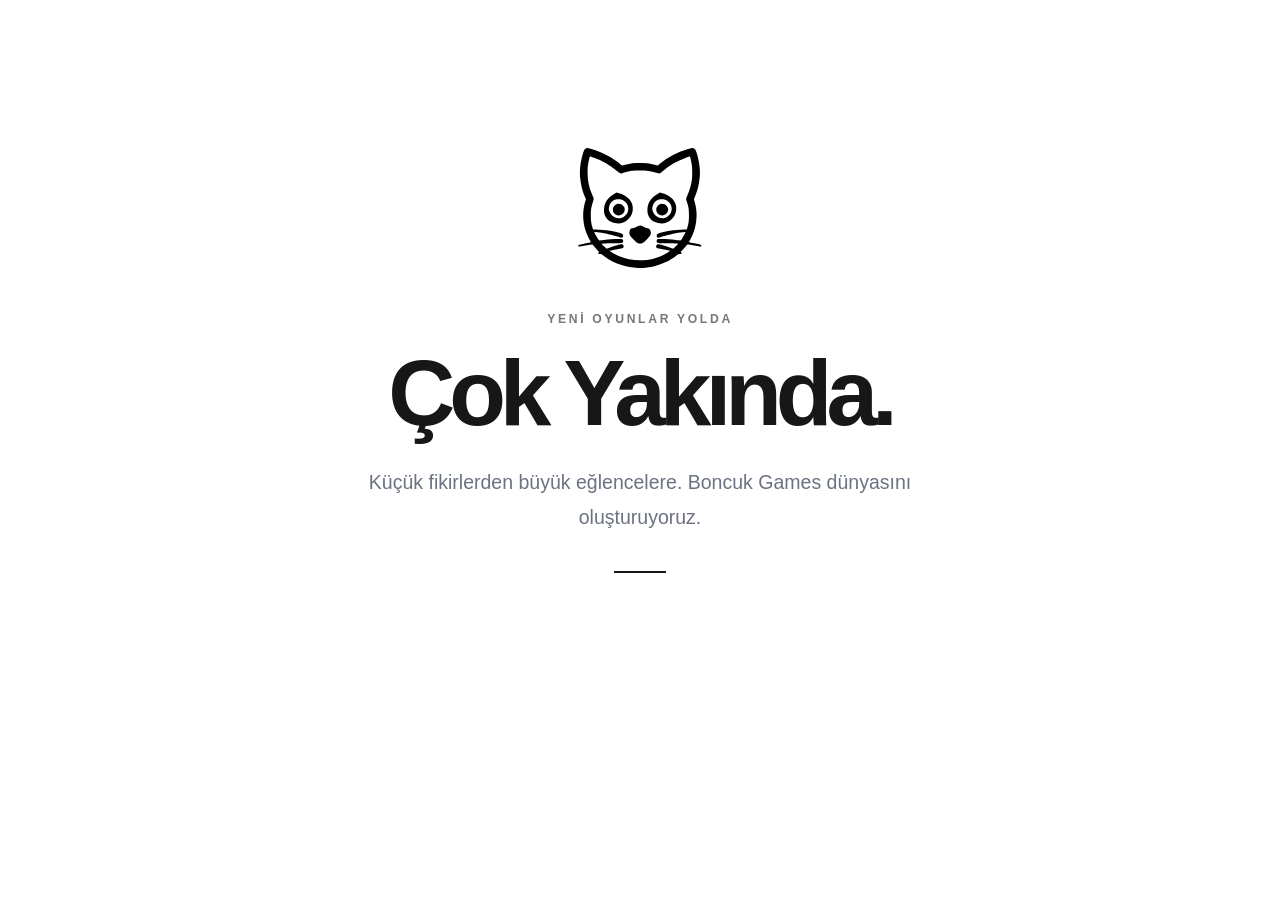
<file: index.html>
<!doctype html>
<html lang="tr">
<head>
  <meta charset="utf-8">
  <meta name="viewport" content="width=device-width,initial-scale=1">
  <meta name="theme-color" content="#ffffff">
  <meta name="description" content="Boncuk Games. Yeni mobil oyunlar çok yakında.">
  <title>Boncuk Games — Çok Yakında</title>
  <link rel="icon" href="./assets/boncuk-logo.svg" type="image/svg+xml">
  <link rel="stylesheet" href="./styles.css">
</head>
<body>
  <main class="home wrap">
    <div class="home__content">
      <img class="home__mark" src="./assets/boncuk-logo.svg" alt="" aria-hidden="true">
      <p class="eyebrow">YENİ OYUNLAR YOLDA</p>
      <h1>Çok Yakında.</h1>
      <p class="lead">Küçük fikirlerden büyük eğlencelere. Boncuk Games dünyasını oluşturuyoruz.</p>
      <div class="rule" aria-hidden="true"></div>
    </div>
  </main>
</body>
</html>
</file>
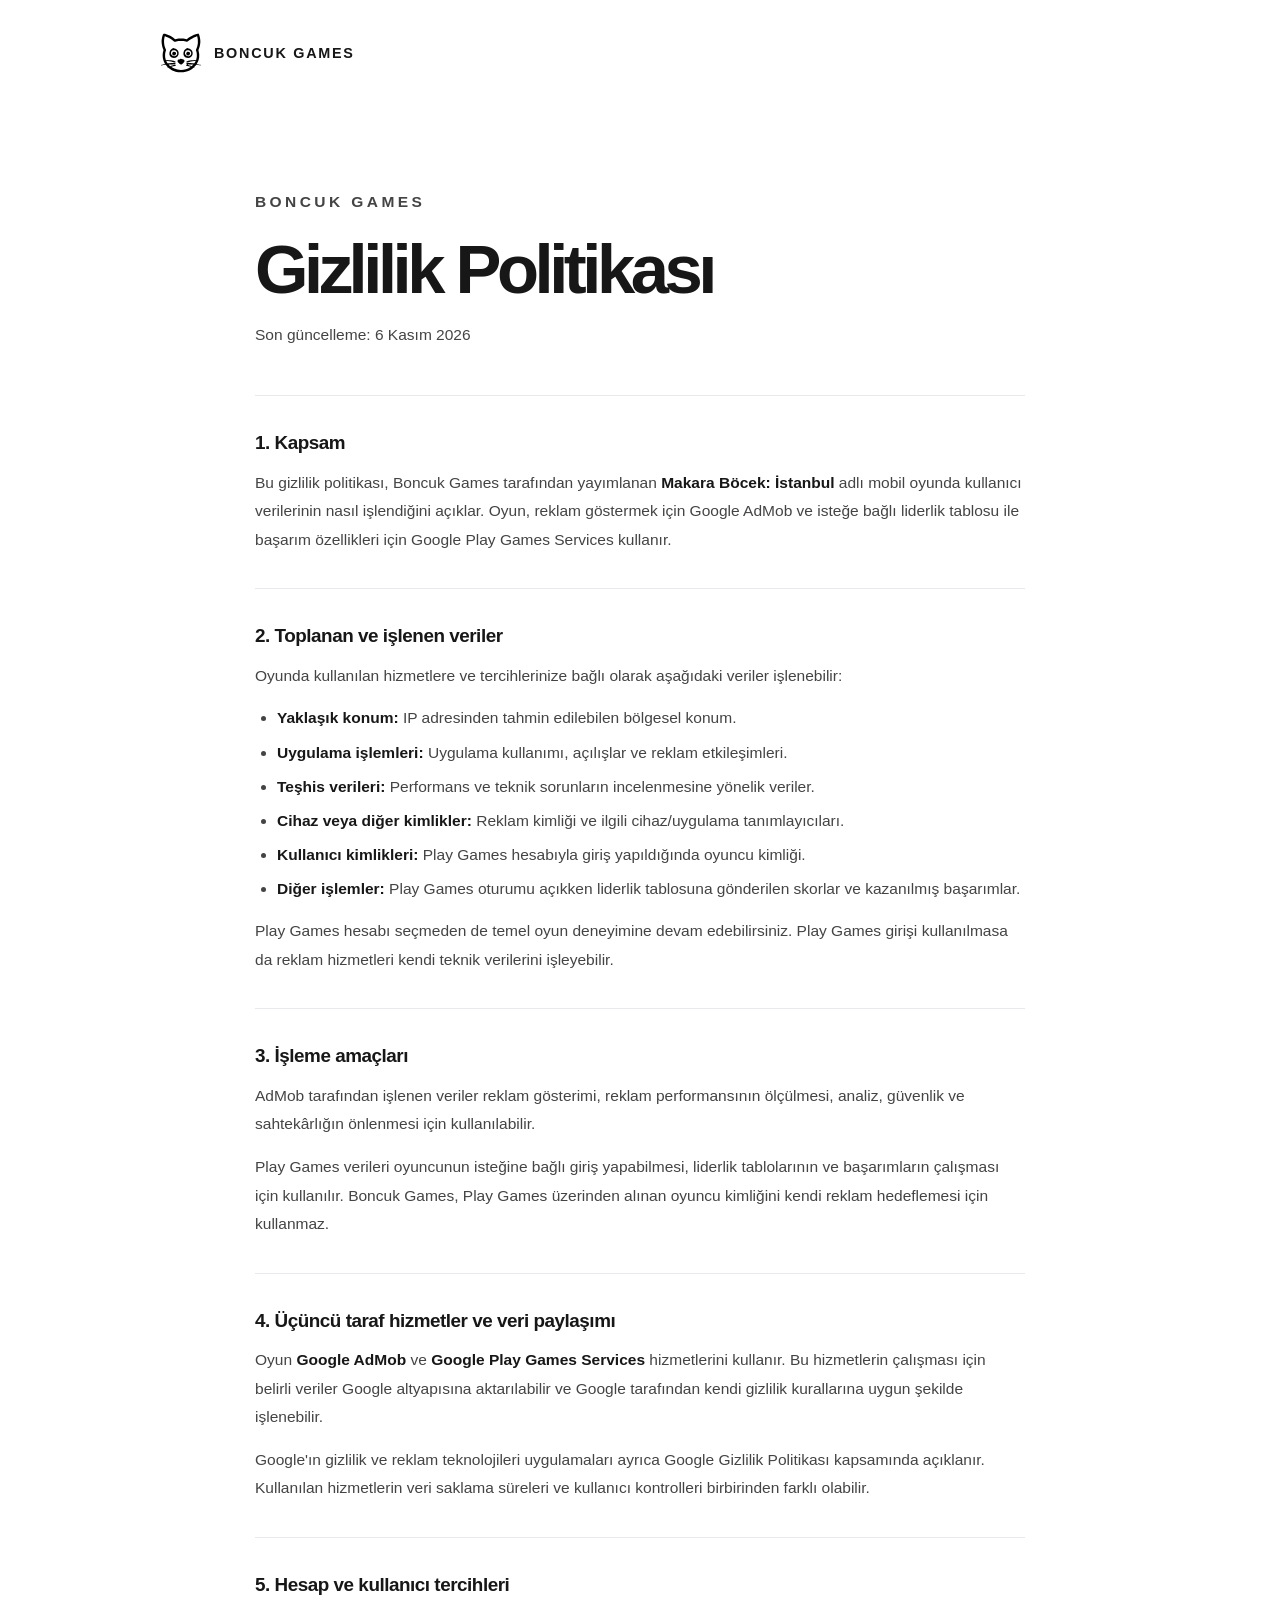
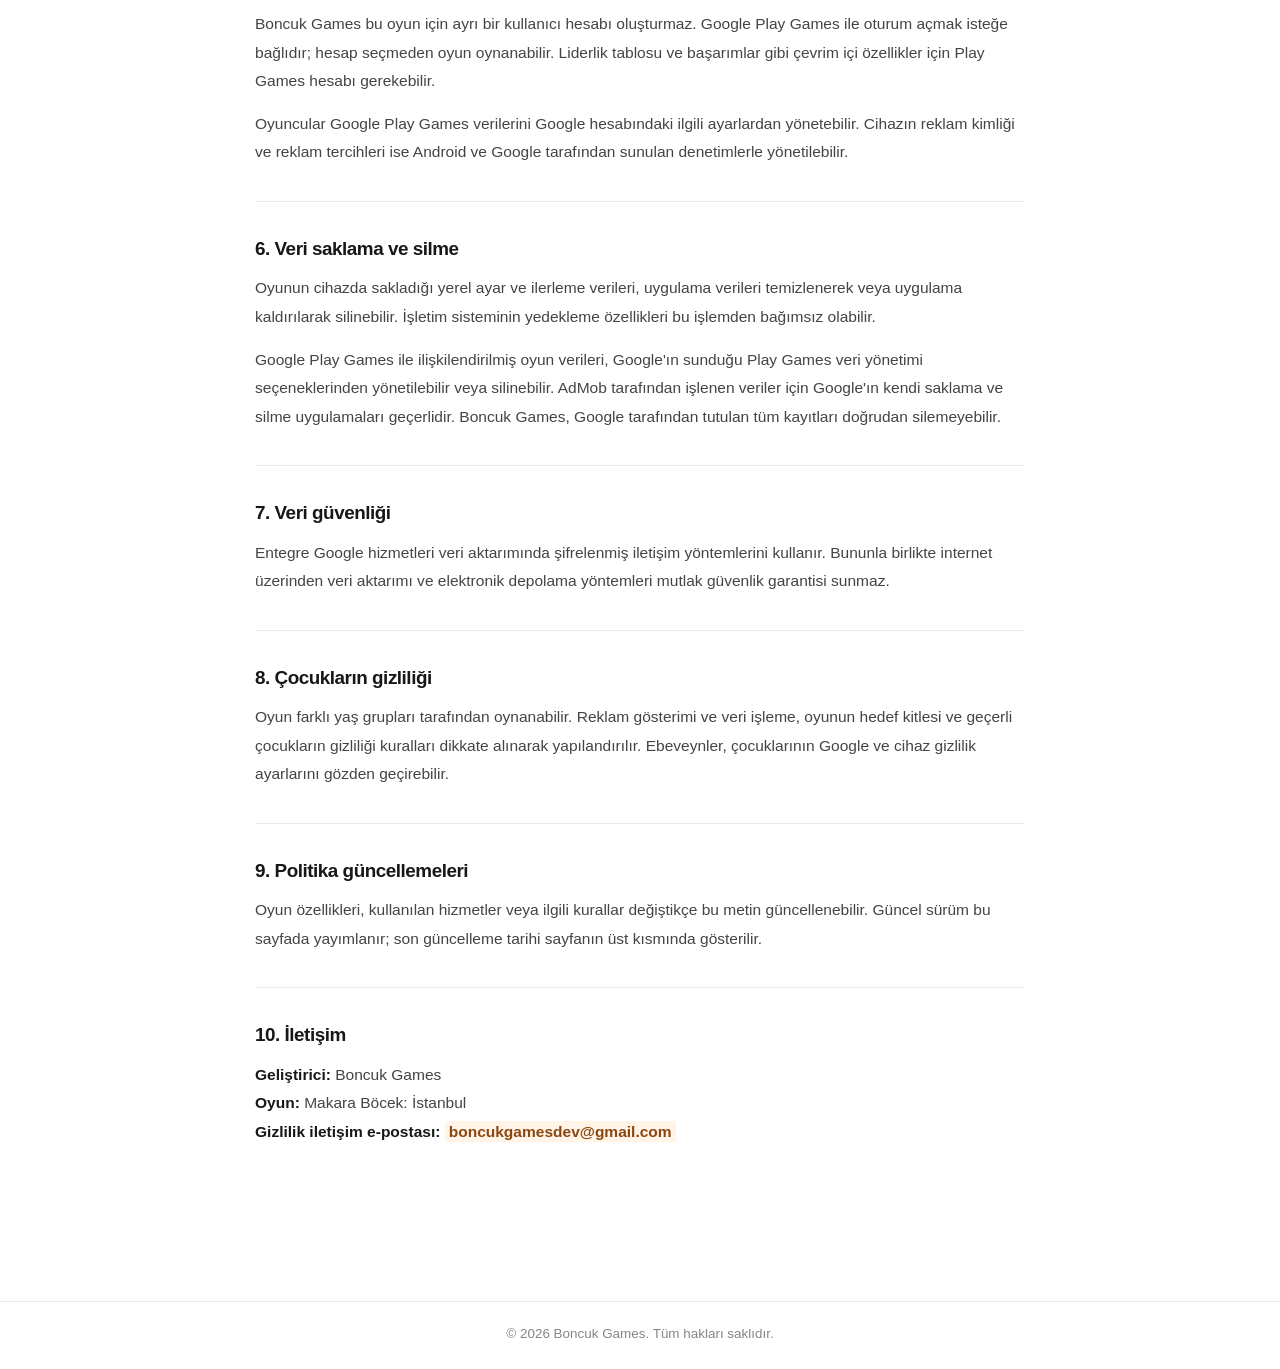
<file: gizlilik-politikasi.html>
<!doctype html>
<html lang="tr">
<head>
  <meta charset="utf-8">
  <meta name="viewport" content="width=device-width,initial-scale=1">
  <meta name="theme-color" content="#ffffff">
  <meta name="description" content="Boncuk Games Makara Böcek: İstanbul oyunu gizlilik politikası.">
  <title>Gizlilik Politikası — Boncuk Games</title>
  <link rel="icon" href="./assets/boncuk-logo.svg" type="image/svg+xml">
  <link rel="stylesheet" href="./styles.css">
</head>
<body>
  <header class="site-head">
    <div class="wrap">
      <div class="brand" aria-label="Boncuk Games">
        <img class="brand__logo" src="./assets/boncuk-logo.svg" alt="Boncuk Games logosu">
        <span class="brand__text">BONCUK GAMES</span>
      </div>
    </div>
  </header>
  <main class="policy-main wrap">
    <article class="policy">
      <div class="policy__intro">
        <p class="eyebrow">BONCUK GAMES</p>
        <h1>Gizlilik Politikası</h1>
        <p class="policy__date">Son güncelleme: 6 Kasım 2026</p>
      </div>

      <section aria-labelledby="scope"><h2 id="scope">1. Kapsam</h2>
        <p>Bu gizlilik politikası, Boncuk Games tarafından yayımlanan <strong>Makara Böcek: İstanbul</strong> adlı mobil oyunda kullanıcı verilerinin nasıl işlendiğini açıklar. Oyun, reklam göstermek için Google AdMob ve isteğe bağlı liderlik tablosu ile başarım özellikleri için Google Play Games Services kullanır.</p>
      </section>
      <section aria-labelledby="types"><h2 id="types">2. Toplanan ve işlenen veriler</h2>
        <p>Oyunda kullanılan hizmetlere ve tercihlerinize bağlı olarak aşağıdaki veriler işlenebilir:</p>
        <ul>
          <li><strong>Yaklaşık konum:</strong> IP adresinden tahmin edilebilen bölgesel konum.</li>
          <li><strong>Uygulama işlemleri:</strong> Uygulama kullanımı, açılışlar ve reklam etkileşimleri.</li>
          <li><strong>Teşhis verileri:</strong> Performans ve teknik sorunların incelenmesine yönelik veriler.</li>
          <li><strong>Cihaz veya diğer kimlikler:</strong> Reklam kimliği ve ilgili cihaz/uygulama tanımlayıcıları.</li>
          <li><strong>Kullanıcı kimlikleri:</strong> Play Games hesabıyla giriş yapıldığında oyuncu kimliği.</li>
          <li><strong>Diğer işlemler:</strong> Play Games oturumu açıkken liderlik tablosuna gönderilen skorlar ve kazanılmış başarımlar.</li>
        </ul>
        <p>Play Games hesabı seçmeden de temel oyun deneyimine devam edebilirsiniz. Play Games girişi kullanılmasa da reklam hizmetleri kendi teknik verilerini işleyebilir.</p>
      </section>
      <section aria-labelledby="purposes"><h2 id="purposes">3. İşleme amaçları</h2>
        <p>AdMob tarafından işlenen veriler reklam gösterimi, reklam performansının ölçülmesi, analiz, güvenlik ve sahtekârlığın önlenmesi için kullanılabilir.</p>
        <p>Play Games verileri oyuncunun isteğine bağlı giriş yapabilmesi, liderlik tablolarının ve başarımların çalışması için kullanılır. Boncuk Games, Play Games üzerinden alınan oyuncu kimliğini kendi reklam hedeflemesi için kullanmaz.</p>
      </section>
      <section aria-labelledby="thirdparty"><h2 id="thirdparty">4. Üçüncü taraf hizmetler ve veri paylaşımı</h2>
        <p>Oyun <strong>Google AdMob</strong> ve <strong>Google Play Games Services</strong> hizmetlerini kullanır. Bu hizmetlerin çalışması için belirli veriler Google altyapısına aktarılabilir ve Google tarafından kendi gizlilik kurallarına uygun şekilde işlenebilir.</p>
        <p>Google'ın gizlilik ve reklam teknolojileri uygulamaları ayrıca Google Gizlilik Politikası kapsamında açıklanır. Kullanılan hizmetlerin veri saklama süreleri ve kullanıcı kontrolleri birbirinden farklı olabilir.</p>
      </section>
      <section aria-labelledby="accounts"><h2 id="accounts">5. Hesap ve kullanıcı tercihleri</h2>
        <p>Boncuk Games bu oyun için ayrı bir kullanıcı hesabı oluşturmaz. Google Play Games ile oturum açmak isteğe bağlıdır; hesap seçmeden oyun oynanabilir. Liderlik tablosu ve başarımlar gibi çevrim içi özellikler için Play Games hesabı gerekebilir.</p>
        <p>Oyuncular Google Play Games verilerini Google hesabındaki ilgili ayarlardan yönetebilir. Cihazın reklam kimliği ve reklam tercihleri ise Android ve Google tarafından sunulan denetimlerle yönetilebilir.</p>
      </section>
      <section aria-labelledby="retention"><h2 id="retention">6. Veri saklama ve silme</h2>
        <p>Oyunun cihazda sakladığı yerel ayar ve ilerleme verileri, uygulama verileri temizlenerek veya uygulama kaldırılarak silinebilir. İşletim sisteminin yedekleme özellikleri bu işlemden bağımsız olabilir.</p>
        <p>Google Play Games ile ilişkilendirilmiş oyun verileri, Google'ın sunduğu Play Games veri yönetimi seçeneklerinden yönetilebilir veya silinebilir. AdMob tarafından işlenen veriler için Google'ın kendi saklama ve silme uygulamaları geçerlidir. Boncuk Games, Google tarafından tutulan tüm kayıtları doğrudan silemeyebilir.</p>
      </section>
      <section aria-labelledby="security"><h2 id="security">7. Veri güvenliği</h2>
        <p>Entegre Google hizmetleri veri aktarımında şifrelenmiş iletişim yöntemlerini kullanır. Bununla birlikte internet üzerinden veri aktarımı ve elektronik depolama yöntemleri mutlak güvenlik garantisi sunmaz.</p>
      </section>
      <section aria-labelledby="children"><h2 id="children">8. Çocukların gizliliği</h2>
        <p>Oyun farklı yaş grupları tarafından oynanabilir. Reklam gösterimi ve veri işleme, oyunun hedef kitlesi ve geçerli çocukların gizliliği kuralları dikkate alınarak yapılandırılır. Ebeveynler, çocuklarının Google ve cihaz gizlilik ayarlarını gözden geçirebilir.</p>
      </section>
      <section aria-labelledby="updates"><h2 id="updates">9. Politika güncellemeleri</h2>
        <p>Oyun özellikleri, kullanılan hizmetler veya ilgili kurallar değiştikçe bu metin güncellenebilir. Güncel sürüm bu sayfada yayımlanır; son güncelleme tarihi sayfanın üst kısmında gösterilir.</p>
      </section>
      <section aria-labelledby="contact"><h2 id="contact">10. İletişim</h2>
        <p><strong>Geliştirici:</strong> Boncuk Games<br>
        <strong>Oyun:</strong> Makara Böcek: İstanbul<br>
        <strong>Gizlilik iletişim e-postası:</strong> <span class="placeholder">boncukgamesdev@gmail.com</span></p>
      </section>
    </article>
  </main>
  <footer class="site-foot"><div class="wrap">© 2026 Boncuk Games. Tüm hakları saklıdır.</div></footer>
</body>
</html>
</file>
<file: styles.css>
:root{color-scheme:light;--background:#fff;--ink:#171717;--muted:#6b7280;--rule:#e7e9ee;--wide:960px}
*{box-sizing:border-box}
html{scroll-behavior:smooth}
body{margin:0;min-height:100vh;background:var(--background);color:var(--ink);font-family:Inter,-apple-system,BlinkMacSystemFont,"Segoe UI",Arial,sans-serif;line-height:1.7;-webkit-font-smoothing:antialiased}
.wrap{width:min(var(--wide),calc(100% - 48px));margin-inline:auto}
.site-head{padding:32px 0}
.brand{display:inline-flex;align-items:center;gap:12px}
.brand__logo{display:block;width:42px;height:42px;object-fit:contain}
.brand__text{font-size:.9rem;font-weight:750;letter-spacing:.12em}
.home{display:grid;place-items:center;min-height:calc(100svh - 154px);padding:50px 0 80px}
.home__content{max-width:610px;text-align:center}
.home__mark{display:block;width:130px;height:130px;margin:0 auto 36px}
.eyebrow{margin:0 0 13px;font-size:.76rem;letter-spacing:.22em;font-weight:750;color:#777;text-transform:uppercase}
h1{font-size:clamp(3rem,9vw,5.8rem);font-weight:760;line-height:1.08;letter-spacing:-.065em;margin:0 0 22px}
.lead{font-size:clamp(1.04rem,2.5vw,1.22rem);color:var(--muted);margin:0 auto;line-height:1.8;max-width:570px}
.rule{width:52px;height:2px;background:#171717;margin:36px auto 0}
.site-foot{border-top:1px solid var(--rule);padding:21px 0 24px;color:#858585;text-align:center;font-size:.84rem}
.policy-main{padding:74px 0 120px}
.policy{max-width:770px;margin:0 auto}
.policy__intro{padding-bottom:46px;border-bottom:1px solid var(--rule)}
.policy__intro h1{font-size:clamp(2.6rem,6vw,4.3rem);line-height:1.12;margin:11px 0 13px}
.policy__subtitle{font-size:1.09rem;color:var(--muted);margin:0 0 20px}
.policy__date{font-size:.84rem;color:#777;margin:0}
.policy section{padding:34px 0;border-bottom:1px solid var(--rule)}
.policy section:last-child{border-bottom:0}
.policy h2{font-size:1.18rem;line-height:1.35;letter-spacing:-.025em;margin:0 0 13px}
.policy p{color:#444;margin:0 0 14px;font-size:.97rem;line-height:1.84}
.policy p:last-child{margin-bottom:0}
.policy ul{padding:0 0 0 22px;color:#444;margin:0 0 15px}
.policy li{margin:7px 0;line-height:1.75;font-size:.97rem}
.policy strong{color:var(--ink)}
.policy .placeholder{font-weight:700;color:#8a4613;background:#fff4e5;padding:2px 4px;border-radius:3px}
@media (max-width:600px){.wrap{width:min(var(--wide),calc(100% - 36px))}.site-head{padding:23px 0}.brand__logo{width:36px;height:36px}.home{min-height:calc(100svh - 125px);padding:35px 0 70px}.home__mark{width:112px;height:112px;margin-bottom:30px}.policy-main{padding:52px 0 75px}.policy__intro{padding-bottom:33px}.policy section{padding:27px 0}}
</file>
